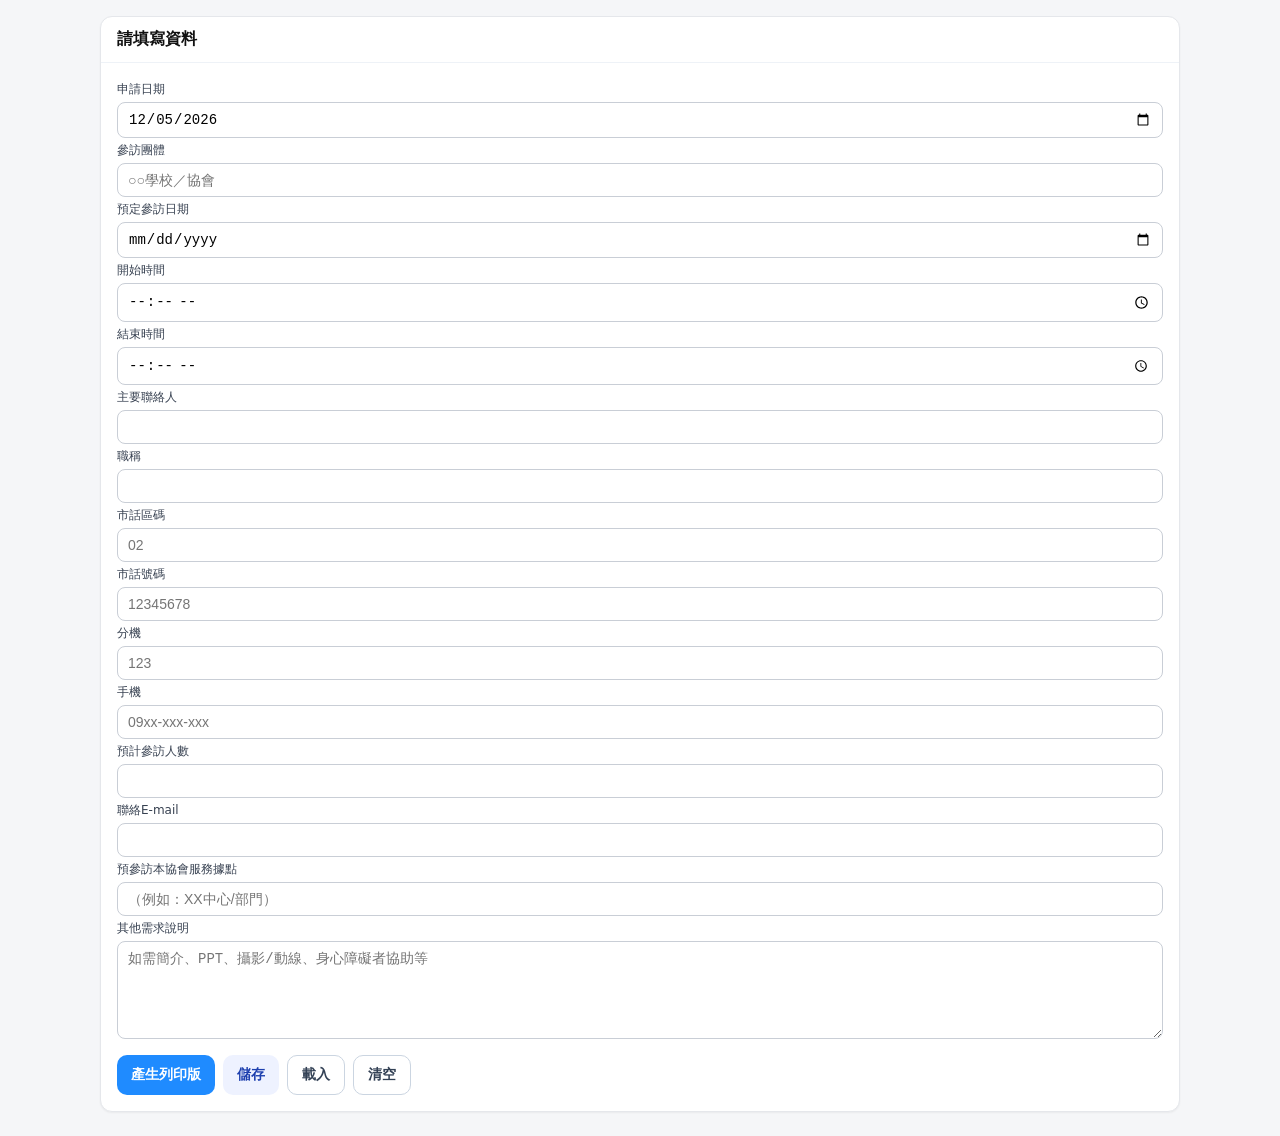
<file: index.html>
<!doctype html>
<html lang="zh-Hant">
<head>
<meta charset="utf-8">
<meta name="viewport" content="width=device-width,initial-scale=1">
<title>團體參觀訪問申請單（表單版｜純 HTML）</title>
<style>
  :root{
    --paper-w:210mm; --paper-h:297mm;
    --font: system-ui, -apple-system, "Microsoft JhengHei", Arial, sans-serif;
    --border:#111; --muted:#f6f7fb;
  }
  html,body{height:100%}
  body{margin:0; font-family:var(--font); background:#f5f6f8; color:#111}
  h1{margin:16px 20px 8px; font-size:20px}
  .container{max-width:1080px; margin:0 auto; padding:0 16px 24px}
  .card{background:#fff;border:1px solid #e5e7eb;border-radius:12px;box-shadow:0 1px 2px rgba(0,0,0,.05); margin-top:12px}
  .card h2{font-size:16px;margin:0;padding:12px 16px;border-bottom:1px solid #eef2f7}
  .card .content{padding:14px 16px 16px}

  /* 表單 */
  form .row{display:grid;grid-template-columns:repeat(12,1fr);gap:12px}
  label{display:block;font-size:12px;color:#374151;margin:4px 0 4px}
  input, textarea, select{
    width:100%; box-sizing:border-box; padding:8px 10px; border:1px solid #c9ced6; border-radius:8px; background:#fff; font-size:14px;
  }
  input:focus, textarea:focus{outline:2px solid #2563eb22; border-color:#2563eb}
  .col-12{grid-column:span 12}.col-6{grid-column:span 6}.col-4{grid-column:span 4}.col-8{grid-column:span 8}.col-3{grid-column:span 3}.col-5{grid-column:span 5}
  .actions{display:flex; gap:8px; margin-top:12px; flex-wrap:wrap}
  .btn{cursor:pointer;border:0;border-radius:10px;padding:10px 14px;font-weight:700;font-size:14px}
  .btn.primary{background:#1f8bff;color:#fff}
  .btn.secondary{background:#eef2ff;color:#1e40af}
  .btn.ghost{background:#fff;border:1px solid #cbd5e1;color:#334155}

  /* 列印版（A4） */
  .paper{width:var(--paper-w); min-height:var(--paper-h); background:#fff; margin:16px auto; border:1px solid #e5e7eb; box-shadow:0 1px 6px rgba(0,0,0,.08)}
  .paper .inner{padding:14mm}
  .title{font-size:18px;font-weight:800;text-align:center;margin-bottom:2mm}
  .org-text { display:inline; }
  .org-img { display:inline; }
  table.form{width:100%; border-collapse:collapse; table-layout:fixed; font-size:13px}
  table.form th, table.form td{border:1px solid var(--border); padding:6px 6px; vertical-align:top; word-break:break-word}
  table.form th{background:#f2f2f2; text-align:left; font-weight:700}
  .mb10{margin-bottom:10px}
  .note{font-size:11px; color:#4b5563; line-height:1.6}
  .checkbox{display:flex; gap:14px; align-items:center; font-size:13px}
  .square{display:inline-block; width:12px; height:12px; border:1px solid #111; margin-right:6px; vertical-align:-1px}
  .checked{background:#111}
  .right{text-align:right}
  .gray{color:#6b7280}

  /* 切換顯示 */
  #printView{display:none}
  .show-print #formView{display:none}
  .show-print #printView{display:block}

  /* 印表設定 */
  @page{ size:A4; margin:12mm }
  @media print{
    body{background:#fff}
    .container, .card{border:0; box-shadow:none}
    #formView{display:none}
    #printView{display:block}
    .paper{border:0; box-shadow:none; margin:0 auto}
    *{-webkit-print-color-adjust:exact; print-color-adjust:exact}
  }
  .org-text { display:inline; }
.org-img { display:inline; }

@media print {
  .org-text { display:none; }
  .org-img { display:inline; }
}
</style>
</head>
<body>
<div class="container" id="app">

  <!-- 表單區 -->
  <h1></h1>
  <div class="card" id="formView">
    <h2>請填寫資料</h2>
    <div class="content">
      <form id="f" class="row" onsubmit="return false">
        <div class="col-4">
          <label>申請日期</label>
          <input type="date" name="apply_date">
        </div>
        <div class="col-8"></div>

        <div class="col-12">
          <label>參訪團體</label>
          <input type="text" name="group_name" placeholder="○○學校／協會" required>
        </div>

        <div class="col-4">
          <label>預定參訪日期</label>
          <input type="date" name="visit_date" required>
        </div>
        <div class="col-4">
          <label>開始時間</label>
          <input type="time" name="visit_time_start" required>
        </div>
        <div class="col-4">
          <label>結束時間</label>
          <input type="time" name="visit_time_end" required>
        </div>

        <div class="col-6">
          <label>主要聯絡人</label>
          <input type="text" name="contact_name" required>
        </div>
        <div class="col-6">
          <label>職稱</label>
          <input type="text" name="contact_title">
        </div>

        <div class="col-3">
          <label>市話區碼</label>
          <input type="text" name="tel_area" placeholder="02">
        </div>
        <div class="col-5">
          <label>市話號碼</label>
          <input type="text" name="tel_number" placeholder="12345678">
        </div>
        <div class="col-4">
          <label>分機</label>
          <input type="text" name="tel_ext" placeholder="123">
        </div>

        <div class="col-6">
          <label>手機</label>
          <input type="text" name="mobile" placeholder="09xx-xxx-xxx">
        </div>
        <div class="col-6">
          <label>預計參訪人數</label>
          <input type="number" name="people_count" min="1" max="9999">
        </div>

        <div class="col-12">
          <label>聯絡E-mail</label>
          <input type="text" name="address">
        </div>

        <div class="col-12">
          <label>預參訪本協會服務據點</label>
          <input type="text" name="visit_unit" placeholder="（例如：XX中心/部門）">
        </div>

        <div class="col-12">
          <label>其他需求說明</label>
          <textarea name="other_requirements" rows="5" placeholder="如需簡介、PPT、攝影/動線、身心障礙者協助等"></textarea>
        </div>

        <div class="col-12 actions">
          <button class="btn primary" id="makePrint">產生列印版</button>
          <button class="btn secondary" id="save">儲存</button>
          <button class="btn ghost" id="load">載入</button>
          <button class="btn ghost" id="clear">清空</button>
        </div>
      </form>
    </div>
  </div>

  <!-- 列印區 -->
  <div id="printView">
    <div class="paper">
      <div class="inner">
       <div class="org">
            <img class="org-img" src="gp1.png" alt="Logo" style="height:auto; width: auto;">
      </div>
        <div class="title">團體參觀訪問申請單</div>

        <table class="form mb10">
          <colgroup><col style="width:22%"><col style="width:78%"></colgroup>
          <tr>
            <th>申請（填表）日期</th>
            <td><span id="v_apply_date_ymd">＿＿年＿＿月＿＿日</span></td>
          </tr>
          <tr>
            <th>參訪團體</th>
            <td><span id="v_group_name"></span></td>
          </tr>
        </table>

        <table class="form mb10">
          <colgroup><col style="width:22%"><col style="width:78%"></colgroup>
          <tr>
            <th>預定參訪時間</th>
            <td>
              日期：<span id="v_visit_date"></span><br>
              時間：<span id="v_visit_time"></span>
            </td>
          </tr>
        </table>

        <table class="form mb10">
          <colgroup>
            <col style="width:22%"><col style="width:28%"><col style="width:22%"><col style="width:28%">
          </colgroup>
          <tr>
            <th>主要聯絡人</th>
            <td id="v_contact_name"></td>
            <th>職稱</th>
            <td id="v_contact_title"></td>
          </tr>
          <tr>
            <th>聯絡電話</th>
            <td colspan="3">
              市話：<span class="gray">（區碼）</span><span id="v_tel_area"></span>
              <span class="gray">（電話）</span><span id="v_tel_number"></span>
              <span class="gray">（分機）</span><span id="v_tel_ext"></span><br>
              手機：<span id="v_mobile"></span>
            </td>
          </tr>
          <tr>
            <th>聯絡E-mail</th>
            <td colspan="3" id="v_address"></td>
          </tr>
        </table>

        <table class="form mb10">
          <colgroup>
            <col style="width:22%"><col style="width:28%"><col style="width:22%"><col style="width:28%">
          </colgroup>
          <tr>
            <th>預計參訪人數</th>
            <td id="v_people_count"></td>
            <th>預參訪本協會服務據點</th>
            <td id="v_visit_unit"></td>
          </tr>
        </table>

        <table class="form mb10">
          <tr>
            <th style="width:22%">其他需求說明</th>
            <td style="width:78%; height:60mm">
              <div id="v_other_requirements" style="min-height:55mm; white-space:pre-wrap"></div>
            </td>
          </tr>
        </table>

        <div class="note">
          說明：<br>
          一、開放參觀時段：同單位以一個月二次為限，每次參觀時間以 1.5 小時為限，實際參觀時間依本會排定為準。<br>
          二、請在預定參訪 2 週前提出申請，謝謝配合。<br>
          三、若需要拍照或攝影，請避開中心課輔。<br>
          四、本會業務窗口公關處 e-mail：pr@slsc.org.tw
        </div>

        <div style="height:8mm"></div>

        <table class="form">
          <tr>
            <th style="width:22%">本會回復</th>
            <td style="width:78%">
              <div class="checkbox"><span id="v_accept" class="square"></span>接受參訪，將由本會＿＿＿＿＿負責接待，聯絡電話：＿＿＿＿＿＿</div>
              <div class="checkbox"><span id="v_reject" class="square"></span>無法接受參訪</div>
            </td>
          </tr>
        </table>

      </div>
    </div>

    <div class="actions" style="justify-content:center">
      <button class="btn secondary" id="backEdit">返回修改</button>
      <button class="btn primary" onclick="window.print()">列印 / 另存 PDF</button>
    </div>
  </div>

</div>

<script>
  const $ = s => document.querySelector(s);
  const fdToObj = form => Object.fromEntries(new FormData(form).entries());
  const set = (id, text) => { const el = $(id); if(!el) return; el.textContent = text || ''; };

  // 填入列印版
  function fillPrintView(data){
    // 申請日期
    const d = data.apply_date || new Date().toISOString().slice(0,10);
    const [y,m,dd] = d.split('-');
    set('#v_apply_date_ymd', `${y||'＿＿'}年${m||'＿＿'}月${dd||'＿＿'}日`);

    set('#v_group_name', data.group_name);
    set('#v_visit_date', data.visit_date || '');
    set('#v_visit_time', [data.visit_time_start, data.visit_time_end].filter(Boolean).join('–'));

    set('#v_contact_name', data.contact_name);
    set('#v_contact_title', data.contact_title);

    set('#v_tel_area', data.tel_area);
    set('#v_tel_number', data.tel_number);
    set('#v_tel_ext', data.tel_ext);
    set('#v_mobile', data.mobile);
    set('#v_address', data.address);
    set('#v_people_count', data.people_count);
    set('#v_visit_unit', data.visit_unit);
    set('#v_other_requirements', data.other_requirements);
  }

  // 切換畫面
  function showPrint(){ document.body.classList.add('show-print'); }
  function showForm(){ document.body.classList.remove('show-print'); }

  // 初始
  document.addEventListener('DOMContentLoaded', () => {
    // 預填今天
    $('input[name="apply_date"]').value = new Date().toISOString().slice(0,10);

    // 產生列印版
    $('#makePrint').addEventListener('click', () => {
      const data = fdToObj($('#f'));
      fillPrintView(data);
      showPrint();
      // 可選：自動打開列印視窗
      // setTimeout(()=>window.print(), 50);
    });

    // 返回修改
    $('#backEdit').addEventListener('click', showForm);

    // 儲存/載入/清空
    const KEY='visit_form_saved_v1';
    $('#save').addEventListener('click', ()=>{
      localStorage.setItem(KEY, JSON.stringify(fdToObj($('#f'))));
      alert('已儲存');
    });
    $('#load').addEventListener('click', ()=>{
      const raw = localStorage.getItem(KEY);
      if(!raw) return alert('沒有可載入的資料');
      try{
        const data = JSON.parse(raw);
        for(const k in data){ const el = $(`[name="${k}"]`); if(el) el.value = data[k]; }
      }catch(e){ alert('載入失敗'); }
    });
    $('#clear').addEventListener('click', ()=> $('#f').reset());
  });
</script>
</body>
</html>
</file>
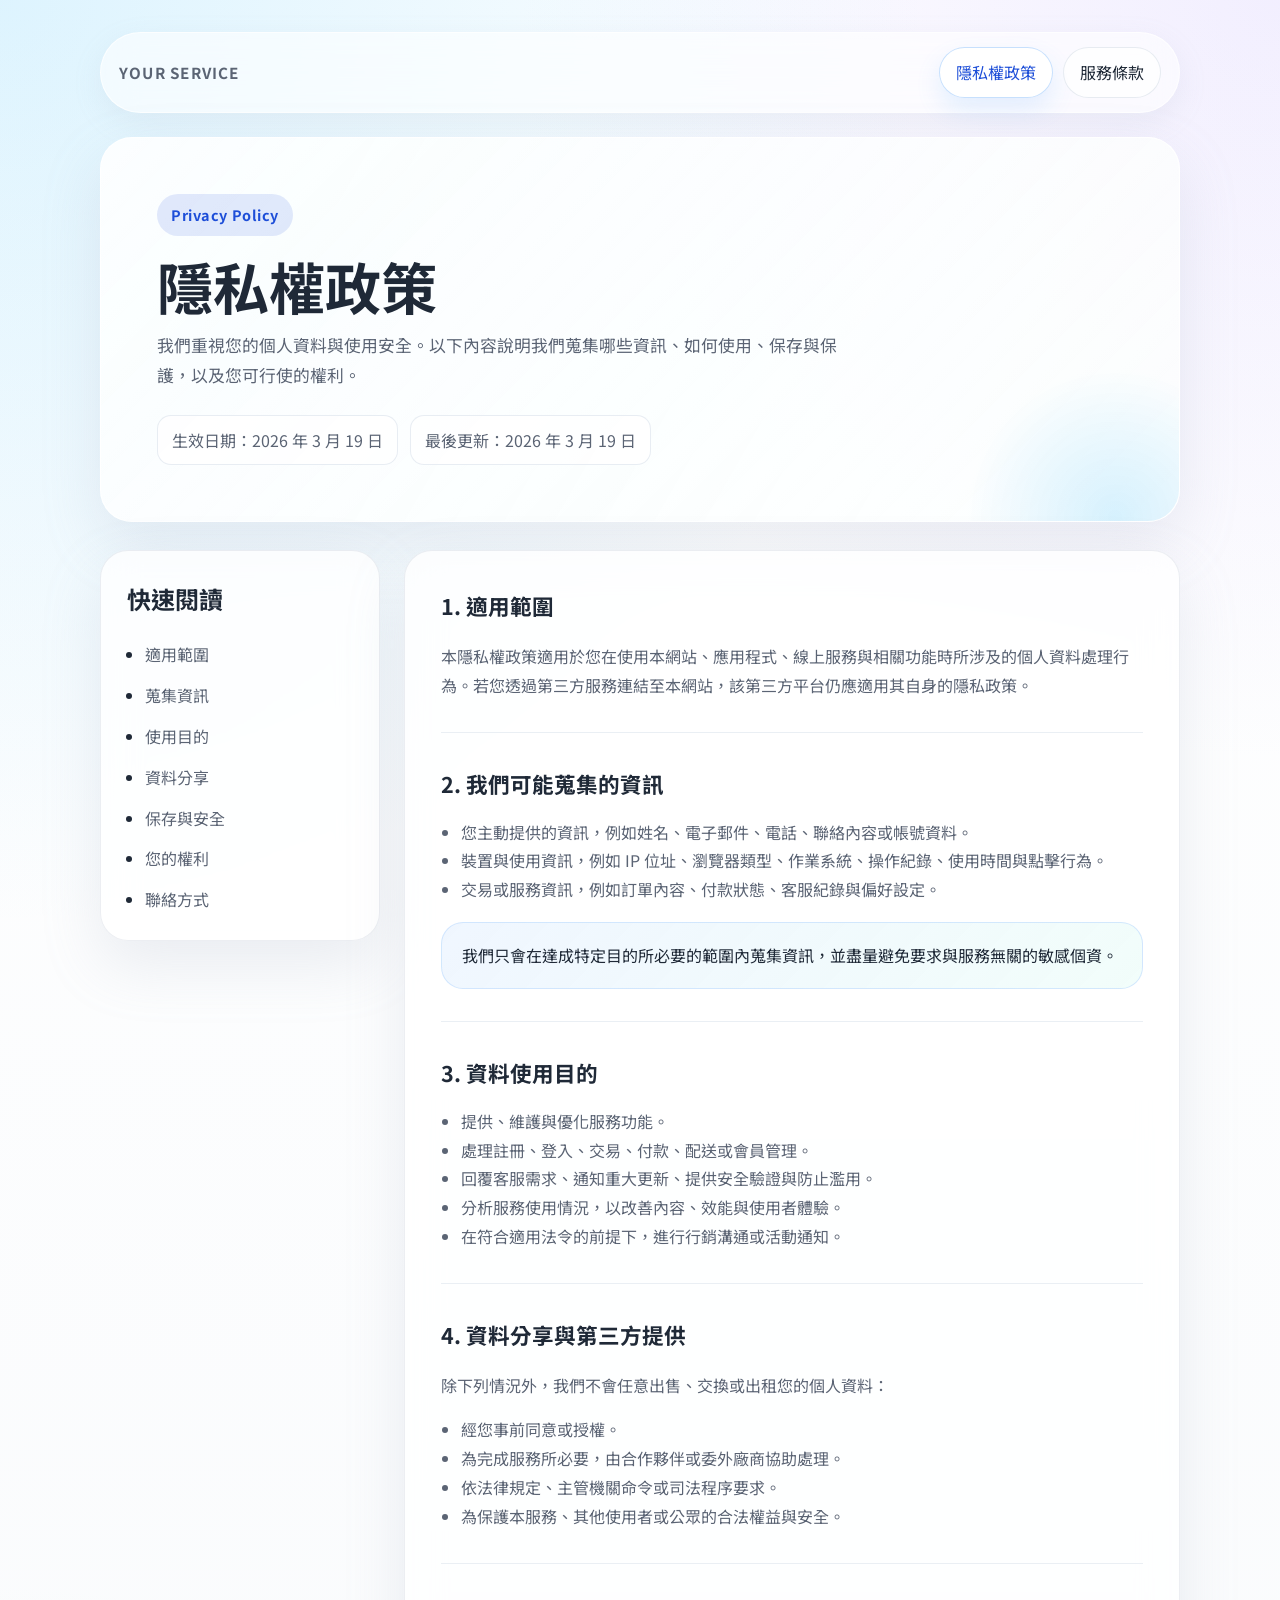
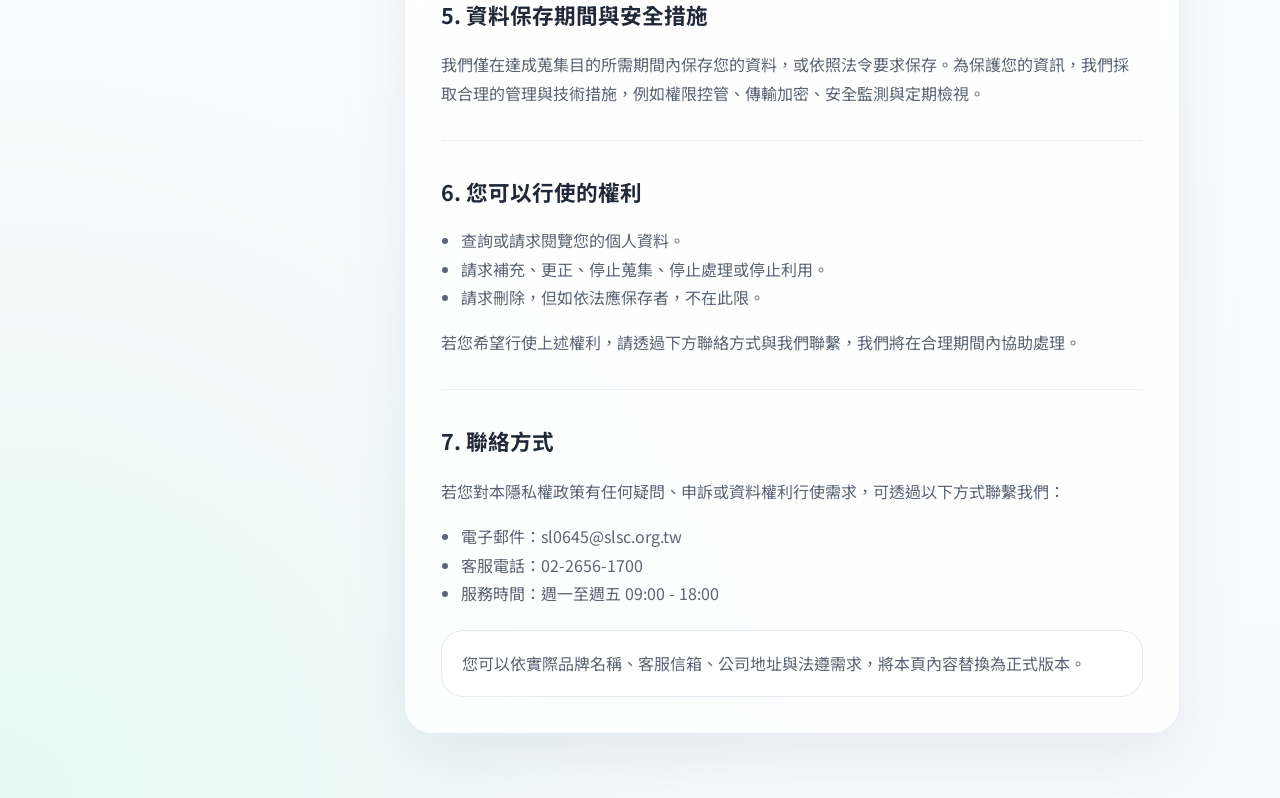
<file: privacy-policy.html>
<!DOCTYPE html>
<html lang="zh-Hant">
<head>
  <meta charset="UTF-8">
  <meta name="viewport" content="width=device-width, initial-scale=1.0">
  <title>隱私權政策</title>
  <link rel="preconnect" href="https://fonts.googleapis.com">
  <link rel="preconnect" href="https://fonts.gstatic.com" crossorigin>
  <link href="https://fonts.googleapis.com/css2?family=Noto+Sans+TC:wght@400;500;700;800&display=swap" rel="stylesheet">
  <link rel="stylesheet" href="styles.css">
</head>
<body>
  <div class="page-shell">
    <header class="topbar">
      <div class="brand">YOUR SERVICE</div>
      <nav class="nav-links" aria-label="頁面導覽">
        <a href="privacy-policy.html" class="active">隱私權政策</a>
        <a href="terms-of-service.html">服務條款</a>
      </nav>
    </header>

    <section class="hero">
      <span class="eyebrow">Privacy Policy</span>
      <h1>隱私權政策</h1>
      <p>我們重視您的個人資料與使用安全。以下內容說明我們蒐集哪些資訊、如何使用、保存與保護，以及您可行使的權利。</p>
      <div class="meta">
        <span>生效日期：2026 年 3 月 19 日</span>
        <span>最後更新：2026 年 3 月 19 日</span>
      </div>
    </section>

    <main class="content-grid">
      <aside class="toc">
        <h2>快速閱讀</h2>
        <ul>
          <li><a href="#scope">適用範圍</a></li>
          <li><a href="#collection">蒐集資訊</a></li>
          <li><a href="#usage">使用目的</a></li>
          <li><a href="#sharing">資料分享</a></li>
          <li><a href="#retention">保存與安全</a></li>
          <li><a href="#rights">您的權利</a></li>
          <li><a href="#contact">聯絡方式</a></li>
        </ul>
      </aside>

      <article class="content-card">
        <section class="policy-section" id="scope">
          <h2>1. 適用範圍</h2>
          <p>本隱私權政策適用於您在使用本網站、應用程式、線上服務與相關功能時所涉及的個人資料處理行為。若您透過第三方服務連結至本網站，該第三方平台仍應適用其自身的隱私政策。</p>
        </section>

        <section class="policy-section" id="collection">
          <h2>2. 我們可能蒐集的資訊</h2>
          <ul>
            <li>您主動提供的資訊，例如姓名、電子郵件、電話、聯絡內容或帳號資料。</li>
            <li>裝置與使用資訊，例如 IP 位址、瀏覽器類型、作業系統、操作紀錄、使用時間與點擊行為。</li>
            <li>交易或服務資訊，例如訂單內容、付款狀態、客服紀錄與偏好設定。</li>
          </ul>
          <div class="highlight-box">
            我們只會在達成特定目的所必要的範圍內蒐集資訊，並盡量避免要求與服務無關的敏感個資。
          </div>
        </section>

        <section class="policy-section" id="usage">
          <h2>3. 資料使用目的</h2>
          <ul>
            <li>提供、維護與優化服務功能。</li>
            <li>處理註冊、登入、交易、付款、配送或會員管理。</li>
            <li>回覆客服需求、通知重大更新、提供安全驗證與防止濫用。</li>
            <li>分析服務使用情況，以改善內容、效能與使用者體驗。</li>
            <li>在符合適用法令的前提下，進行行銷溝通或活動通知。</li>
          </ul>
        </section>

        <section class="policy-section" id="sharing">
          <h2>4. 資料分享與第三方提供</h2>
          <p>除下列情況外，我們不會任意出售、交換或出租您的個人資料：</p>
          <ul>
            <li>經您事前同意或授權。</li>
            <li>為完成服務所必要，由合作夥伴或委外廠商協助處理。</li>
            <li>依法律規定、主管機關命令或司法程序要求。</li>
            <li>為保護本服務、其他使用者或公眾的合法權益與安全。</li>
          </ul>
        </section>

        <section class="policy-section" id="retention">
          <h2>5. 資料保存期間與安全措施</h2>
          <p>我們僅在達成蒐集目的所需期間內保存您的資料，或依照法令要求保存。為保護您的資訊，我們採取合理的管理與技術措施，例如權限控管、傳輸加密、安全監測與定期檢視。</p>
        </section>

        <section class="policy-section" id="rights">
          <h2>6. 您可以行使的權利</h2>
          <ul>
            <li>查詢或請求閱覽您的個人資料。</li>
            <li>請求補充、更正、停止蒐集、停止處理或停止利用。</li>
            <li>請求刪除，但如依法應保存者，不在此限。</li>
          </ul>
          <p>若您希望行使上述權利，請透過下方聯絡方式與我們聯繫，我們將在合理期間內協助處理。</p>
        </section>

        <section class="policy-section" id="contact">
          <h2>7. 聯絡方式</h2>
          <p>若您對本隱私權政策有任何疑問、申訴或資料權利行使需求，可透過以下方式聯繫我們：</p>
          <ul>
            <li>電子郵件：sl0645@slsc.org.tw</li>
            <li>客服電話：02-2656-1700</li>
            <li>服務時間：週一至週五 09:00 - 18:00</li>
          </ul>
          <div class="footer-note">
            您可以依實際品牌名稱、客服信箱、公司地址與法遵需求，將本頁內容替換為正式版本。
          </div>
        </section>
      </article>
    </main>
  </div>
</body>
</html>
</file>
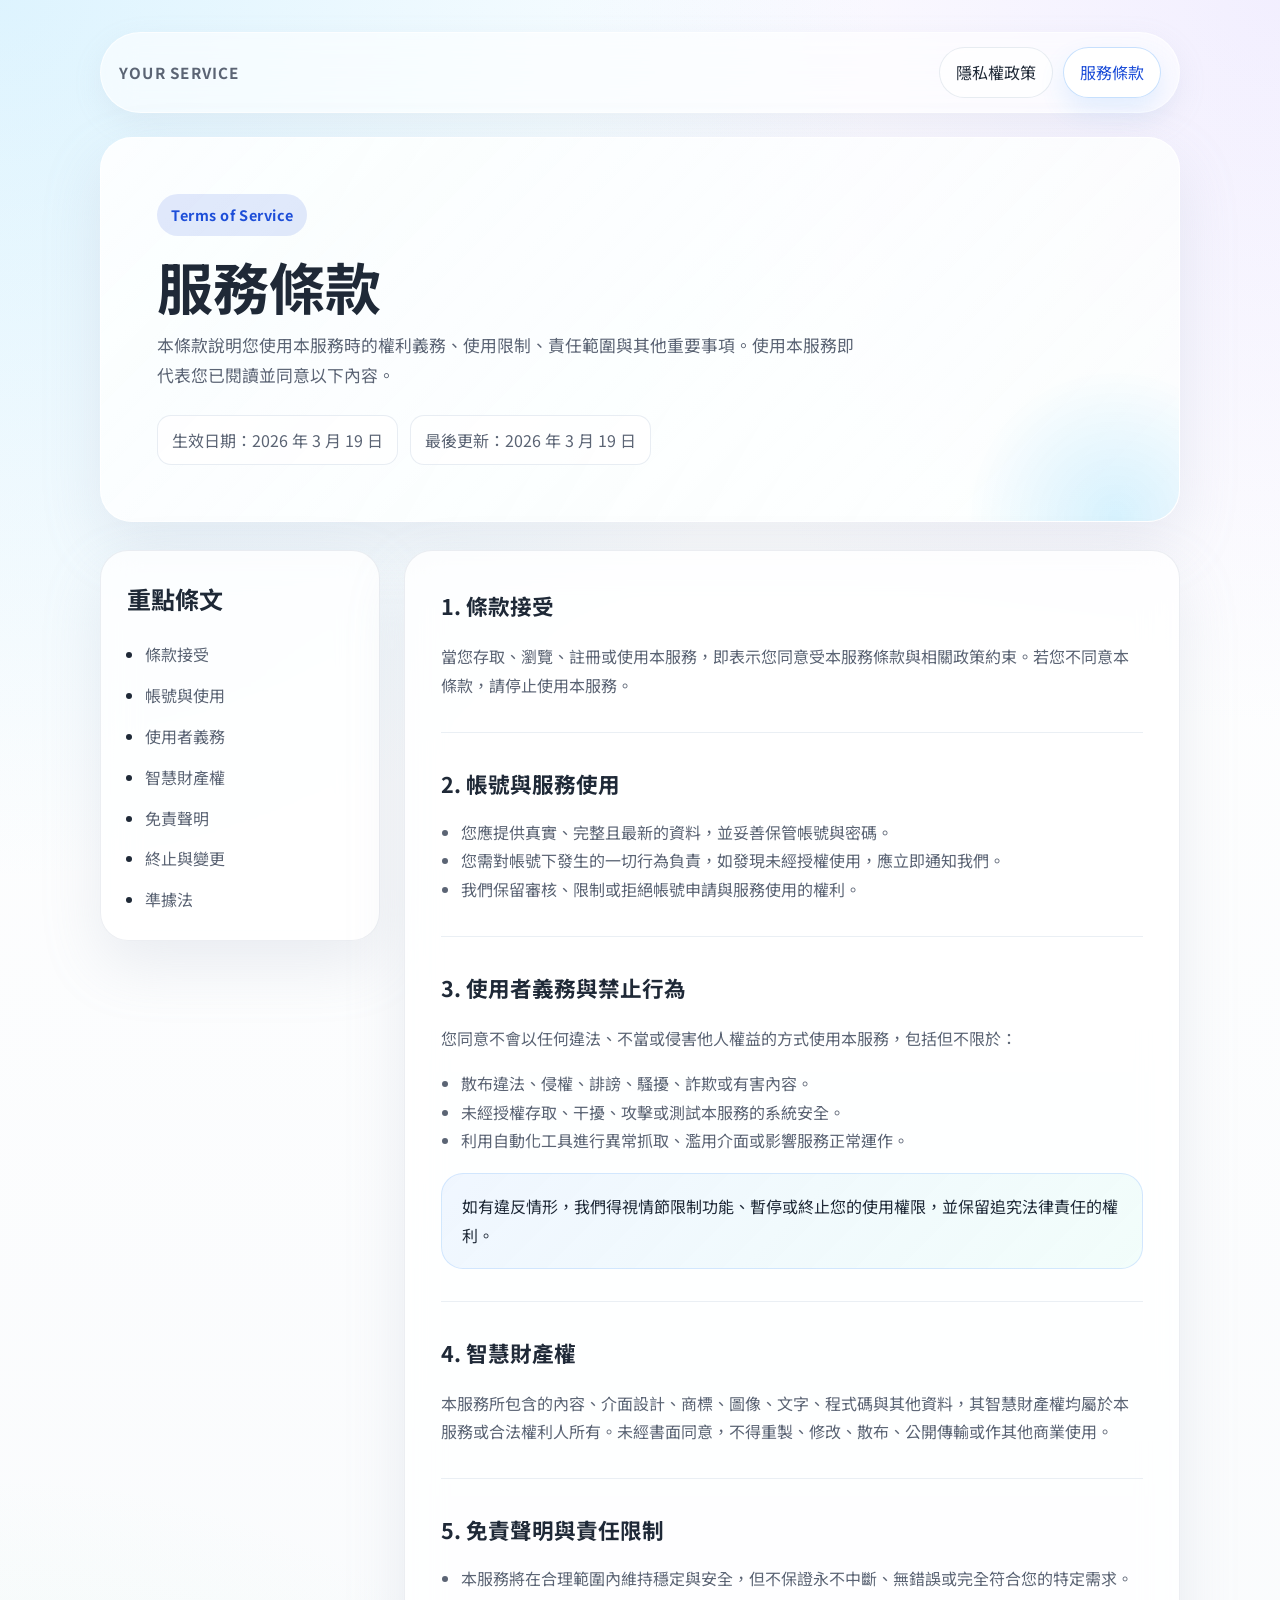
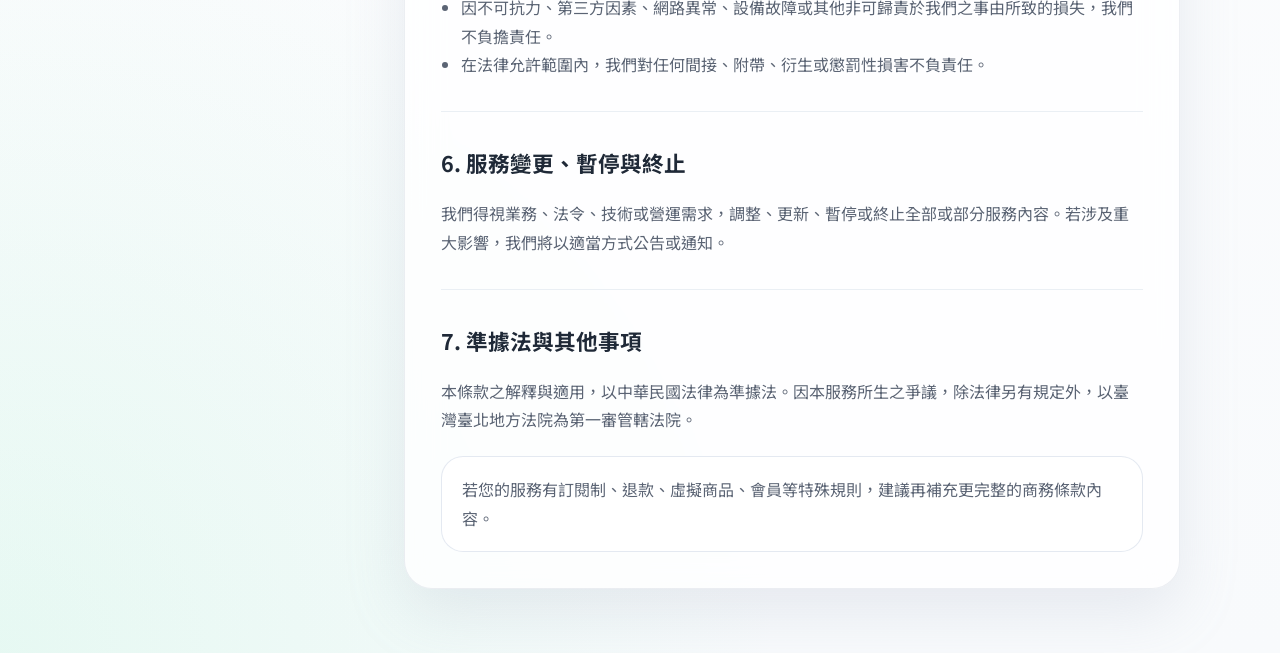
<file: terms-of-service.html>
<!DOCTYPE html>
<html lang="zh-Hant">
<head>
  <meta charset="UTF-8">
  <meta name="viewport" content="width=device-width, initial-scale=1.0">
  <title>服務條款</title>
  <link rel="preconnect" href="https://fonts.googleapis.com">
  <link rel="preconnect" href="https://fonts.gstatic.com" crossorigin>
  <link href="https://fonts.googleapis.com/css2?family=Noto+Sans+TC:wght@400;500;700;800&display=swap" rel="stylesheet">
  <link rel="stylesheet" href="styles.css">
</head>
<body>
  <div class="page-shell">
    <header class="topbar">
      <div class="brand">YOUR SERVICE</div>
      <nav class="nav-links" aria-label="頁面導覽">
        <a href="privacy-policy.html">隱私權政策</a>
        <a href="terms-of-service.html" class="active">服務條款</a>
      </nav>
    </header>

    <section class="hero">
      <span class="eyebrow">Terms of Service</span>
      <h1>服務條款</h1>
      <p>本條款說明您使用本服務時的權利義務、使用限制、責任範圍與其他重要事項。使用本服務即代表您已閱讀並同意以下內容。</p>
      <div class="meta">
        <span>生效日期：2026 年 3 月 19 日</span>
        <span>最後更新：2026 年 3 月 19 日</span>
      </div>
    </section>

    <main class="content-grid">
      <aside class="toc">
        <h2>重點條文</h2>
        <ul>
          <li><a href="#acceptance">條款接受</a></li>
          <li><a href="#account">帳號與使用</a></li>
          <li><a href="#conduct">使用者義務</a></li>
          <li><a href="#intellectual">智慧財產權</a></li>
          <li><a href="#disclaimer">免責聲明</a></li>
          <li><a href="#termination">終止與變更</a></li>
          <li><a href="#law">準據法</a></li>
        </ul>
      </aside>

      <article class="content-card">
        <section class="policy-section" id="acceptance">
          <h2>1. 條款接受</h2>
          <p>當您存取、瀏覽、註冊或使用本服務，即表示您同意受本服務條款與相關政策約束。若您不同意本條款，請停止使用本服務。</p>
        </section>

        <section class="policy-section" id="account">
          <h2>2. 帳號與服務使用</h2>
          <ul>
            <li>您應提供真實、完整且最新的資料，並妥善保管帳號與密碼。</li>
            <li>您需對帳號下發生的一切行為負責，如發現未經授權使用，應立即通知我們。</li>
            <li>我們保留審核、限制或拒絕帳號申請與服務使用的權利。</li>
          </ul>
        </section>

        <section class="policy-section" id="conduct">
          <h2>3. 使用者義務與禁止行為</h2>
          <p>您同意不會以任何違法、不當或侵害他人權益的方式使用本服務，包括但不限於：</p>
          <ul>
            <li>散布違法、侵權、誹謗、騷擾、詐欺或有害內容。</li>
            <li>未經授權存取、干擾、攻擊或測試本服務的系統安全。</li>
            <li>利用自動化工具進行異常抓取、濫用介面或影響服務正常運作。</li>
          </ul>
          <div class="highlight-box">
            如有違反情形，我們得視情節限制功能、暫停或終止您的使用權限，並保留追究法律責任的權利。
          </div>
        </section>

        <section class="policy-section" id="intellectual">
          <h2>4. 智慧財產權</h2>
          <p>本服務所包含的內容、介面設計、商標、圖像、文字、程式碼與其他資料，其智慧財產權均屬於本服務或合法權利人所有。未經書面同意，不得重製、修改、散布、公開傳輸或作其他商業使用。</p>
        </section>

        <section class="policy-section" id="disclaimer">
          <h2>5. 免責聲明與責任限制</h2>
          <ul>
            <li>本服務將在合理範圍內維持穩定與安全，但不保證永不中斷、無錯誤或完全符合您的特定需求。</li>
            <li>因不可抗力、第三方因素、網路異常、設備故障或其他非可歸責於我們之事由所致的損失，我們不負擔責任。</li>
            <li>在法律允許範圍內，我們對任何間接、附帶、衍生或懲罰性損害不負責任。</li>
          </ul>
        </section>

        <section class="policy-section" id="termination">
          <h2>6. 服務變更、暫停與終止</h2>
          <p>我們得視業務、法令、技術或營運需求，調整、更新、暫停或終止全部或部分服務內容。若涉及重大影響，我們將以適當方式公告或通知。</p>
        </section>

        <section class="policy-section" id="law">
          <h2>7. 準據法與其他事項</h2>
          <p>本條款之解釋與適用，以中華民國法律為準據法。因本服務所生之爭議，除法律另有規定外，以臺灣臺北地方法院為第一審管轄法院。</p>
          <div class="footer-note">
            若您的服務有訂閱制、退款、虛擬商品、會員等特殊規則，建議再補充更完整的商務條款內容。
          </div>
        </section>
      </article>
    </main>
  </div>
</body>
</html>
</file>
<file: styles.css>
:root {
  --bg: #fcfcfd;
  --surface: rgba(255, 255, 255, 0.78);
  --surface-strong: rgba(255, 255, 255, 0.92);
  --border: rgba(148, 163, 184, 0.18);
  --text: #1f2937;
  --muted: #5b6474;
  --primary: #1d4ed8;
  --primary-soft: rgba(29, 78, 216, 0.12);
  --accent: #0f766e;
  --shadow: 0 24px 60px rgba(148, 163, 184, 0.18);
}

* {
  box-sizing: border-box;
}

html {
  scroll-behavior: smooth;
}

body {
  margin: 0;
  min-height: 100vh;
  font-family: "Noto Sans TC", "PingFang TC", "Microsoft JhengHei", sans-serif;
  color: var(--text);
  background:
    radial-gradient(circle at top left, rgba(125, 211, 252, 0.26), transparent 34%),
    radial-gradient(circle at top right, rgba(196, 181, 253, 0.22), transparent 28%),
    radial-gradient(circle at bottom left, rgba(167, 243, 208, 0.22), transparent 30%),
    linear-gradient(180deg, #ffffff 0%, #f8fafc 100%);
  line-height: 1.8;
}

.page-shell {
  width: min(1080px, calc(100% - 32px));
  margin: 0 auto;
  padding: 32px 0 64px;
}

.topbar {
  display: flex;
  align-items: center;
  justify-content: space-between;
  gap: 16px;
  margin-bottom: 24px;
  padding: 14px 18px;
  background: rgba(255, 255, 255, 0.58);
  border: 1px solid rgba(255, 255, 255, 0.7);
  border-radius: 999px;
  backdrop-filter: blur(16px);
  box-shadow: 0 10px 30px rgba(148, 163, 184, 0.12);
}

.brand {
  font-size: 0.95rem;
  font-weight: 700;
  letter-spacing: 0.08em;
  color: var(--muted);
}

.nav-links {
  display: flex;
  flex-wrap: wrap;
  gap: 10px;
}

.nav-links a {
  color: var(--text);
  text-decoration: none;
  padding: 10px 16px;
  border-radius: 999px;
  background: rgba(255, 255, 255, 0.68);
  border: 1px solid rgba(203, 213, 225, 0.45);
  transition: 0.25s ease;
}

.nav-links a:hover,
.nav-links a.active {
  color: var(--primary);
  background: rgba(255, 255, 255, 0.95);
  border-color: rgba(96, 165, 250, 0.35);
  box-shadow: 0 12px 24px rgba(96, 165, 250, 0.16);
}

.hero {
  position: relative;
  overflow: hidden;
  padding: 56px;
  border-radius: 32px;
  background:
    linear-gradient(135deg, rgba(255, 255, 255, 0.92), rgba(255, 255, 255, 0.76)),
    linear-gradient(120deg, rgba(125, 211, 252, 0.18), rgba(167, 243, 208, 0.08));
  border: 1px solid rgba(255, 255, 255, 0.95);
  box-shadow: var(--shadow);
}

.hero::after {
  content: "";
  position: absolute;
  inset: auto -8% -38% auto;
  width: 300px;
  height: 300px;
  border-radius: 50%;
  background: radial-gradient(circle, rgba(125, 211, 252, 0.3), transparent 70%);
  pointer-events: none;
}

.eyebrow {
  display: inline-flex;
  align-items: center;
  gap: 8px;
  padding: 8px 14px;
  border-radius: 999px;
  background: var(--primary-soft);
  color: var(--primary);
  font-size: 0.9rem;
  font-weight: 700;
  letter-spacing: 0.04em;
}

.hero h1 {
  margin: 18px 0 12px;
  font-size: clamp(2rem, 5vw, 3.5rem);
  line-height: 1.15;
}

.hero p {
  max-width: 700px;
  margin: 0;
  color: var(--muted);
  font-size: 1.05rem;
}

.meta {
  display: flex;
  flex-wrap: wrap;
  gap: 12px;
  margin-top: 24px;
}

.meta span {
  padding: 10px 14px;
  border-radius: 14px;
  background: rgba(255, 255, 255, 0.74);
  border: 1px solid rgba(226, 232, 240, 0.78);
  color: var(--muted);
}

.content-grid {
  display: grid;
  grid-template-columns: minmax(0, 280px) minmax(0, 1fr);
  gap: 24px;
  margin-top: 28px;
}

.toc,
.content-card {
  background: var(--surface);
  border: 1px solid var(--border);
  border-radius: 28px;
  backdrop-filter: blur(18px);
  box-shadow: var(--shadow);
}

.toc {
  position: sticky;
  top: 24px;
  align-self: start;
  padding: 26px;
}

.toc h2,
.content-card h2 {
  margin-top: 0;
}

.toc ul {
  margin: 16px 0 0;
  padding-left: 18px;
}

.toc li + li {
  margin-top: 12px;
}

.toc a {
  color: var(--muted);
  text-decoration: none;
}

.toc a:hover {
  color: var(--primary);
}

.content-card {
  padding: 36px;
}

.policy-section + .policy-section {
  margin-top: 32px;
  padding-top: 32px;
  border-top: 1px solid rgba(226, 232, 240, 0.7);
}

.policy-section h2 {
  margin-bottom: 12px;
  font-size: 1.35rem;
}

.policy-section p,
.policy-section li {
  color: var(--muted);
}

.policy-section ul {
  margin: 14px 0 0;
  padding-left: 20px;
}

.highlight-box {
  margin-top: 18px;
  padding: 18px 20px;
  border-radius: 22px;
  background: linear-gradient(135deg, rgba(239, 246, 255, 0.95), rgba(240, 253, 250, 0.88));
  border: 1px solid rgba(191, 219, 254, 0.62);
}

.footer-note {
  margin-top: 22px;
  padding: 18px 20px;
  border-radius: 22px;
  background: var(--surface-strong);
  border: 1px solid rgba(226, 232, 240, 0.92);
  color: var(--muted);
}

@media (max-width: 900px) {
  .content-grid {
    grid-template-columns: 1fr;
  }

  .toc {
    position: static;
  }
}

@media (max-width: 640px) {
  .page-shell {
    width: min(100% - 20px, 1080px);
    padding-top: 20px;
  }

  .topbar {
    border-radius: 24px;
    padding: 16px;
  }

  .hero,
  .content-card,
  .toc {
    padding: 24px;
    border-radius: 24px;
  }

  .hero h1 {
    font-size: 2rem;
  }
}
</file>
